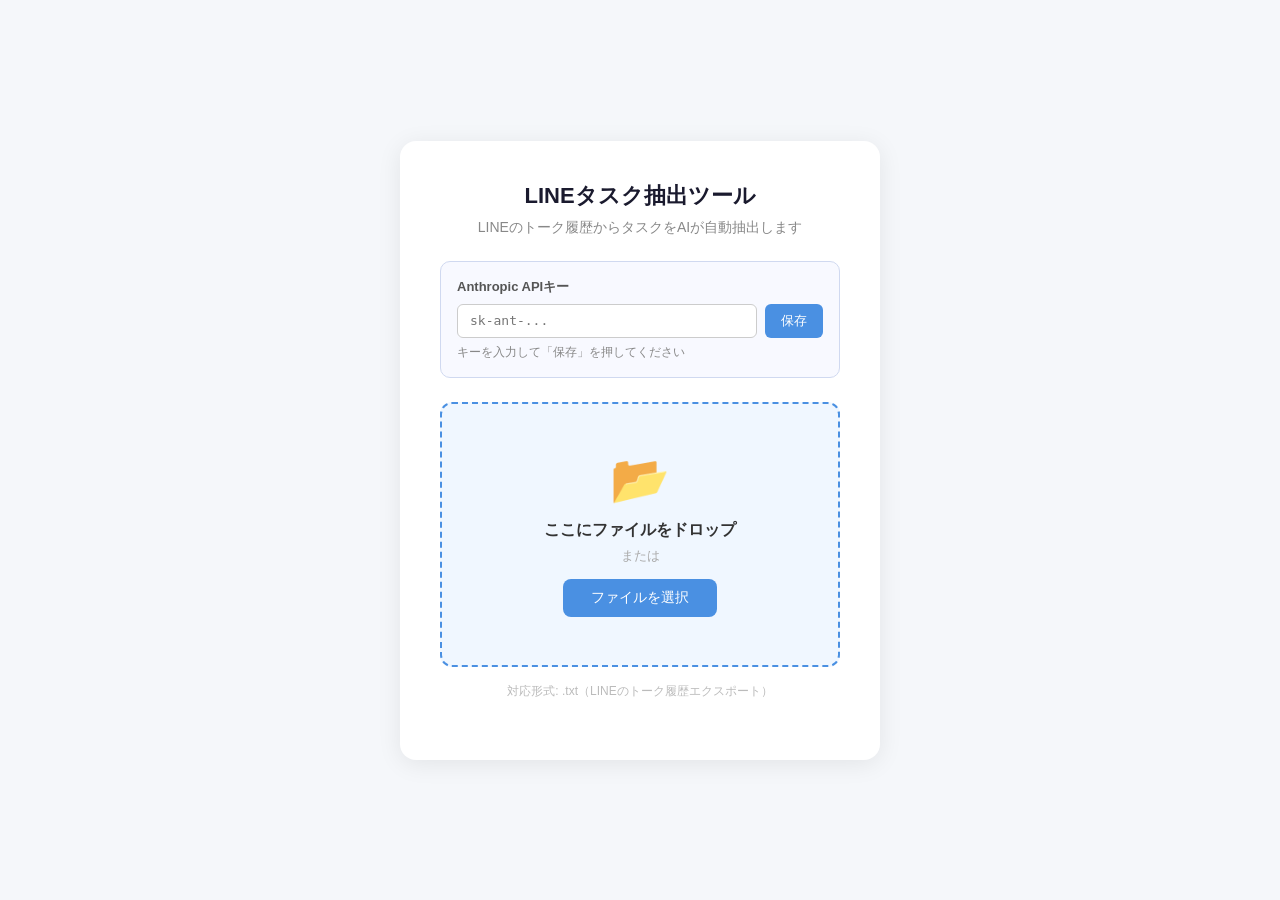
<file: templates/index.html>
<!DOCTYPE html>
<html lang="ja">
<head>
  <meta charset="UTF-8">
  <meta name="viewport" content="width=device-width, initial-scale=1.0">
  <title>LINEタスク抽出ツール</title>
  <style>
    * { box-sizing: border-box; margin: 0; padding: 0; }
    body {
      font-family: 'Hiragino Sans', 'Meiryo', sans-serif;
      background: #f5f7fa;
      min-height: 100vh;
      display: flex;
      align-items: center;
      justify-content: center;
      padding: 20px;
    }
    .card {
      background: #fff;
      border-radius: 16px;
      padding: 40px;
      width: 100%;
      max-width: 480px;
      box-shadow: 0 4px 24px rgba(0,0,0,0.08);
      text-align: center;
    }
    h1 { font-size: 22px; color: #1a1a2e; margin-bottom: 8px; }
    .subtitle { font-size: 14px; color: #888; margin-bottom: 24px; }
    .key-section {
      background: #f8f9ff;
      border: 1px solid #d0d9f0;
      border-radius: 10px;
      padding: 16px;
      margin-bottom: 24px;
      text-align: left;
    }
    .key-section label { font-size: 13px; color: #555; font-weight: bold; display: block; margin-bottom: 8px; }
    .key-row { display: flex; gap: 8px; }
    .key-input {
      flex: 1;
      padding: 8px 12px;
      border: 1px solid #ccc;
      border-radius: 6px;
      font-size: 13px;
      font-family: monospace;
    }
    .key-btn {
      padding: 8px 16px;
      background: #4a90e2;
      color: #fff;
      border: none;
      border-radius: 6px;
      font-size: 13px;
      cursor: pointer;
      white-space: nowrap;
    }
    .key-btn:hover { background: #357abd; }
    .key-status { font-size: 12px; margin-top: 6px; color: #888; }
    .key-status.ok { color: #52c41a; }
    .key-status.err { color: #cc0000; }
    .dropzone {
      border: 2px dashed #4a90e2;
      border-radius: 12px;
      padding: 48px 24px;
      background: #f0f7ff;
      cursor: pointer;
      transition: background 0.2s, border-color 0.2s;
      margin-bottom: 16px;
    }
    .dropzone.dragover { background: #dbeeff; border-color: #1a6fcc; }
    .dropzone .icon { font-size: 48px; margin-bottom: 12px; }
    .dropzone .main-text { font-size: 16px; font-weight: bold; color: #333; margin-bottom: 6px; }
    .dropzone .or { font-size: 13px; color: #aaa; margin-bottom: 14px; }
    .btn-select {
      display: inline-block;
      background: #4a90e2;
      color: #fff;
      padding: 10px 28px;
      border-radius: 8px;
      font-size: 14px;
      cursor: pointer;
      border: none;
      transition: background 0.2s;
    }
    .btn-select:hover { background: #357abd; }
    .hint { font-size: 12px; color: #bbb; margin-bottom: 20px; }
    #status {
      display: none;
      padding: 14px 18px;
      border-radius: 8px;
      font-size: 14px;
      margin-top: 8px;
    }
    #status.processing { background: #e8f4fd; color: #1a6fcc; border: 1px solid #b3d9f7; }
    #status.error { background: #fff0f0; color: #cc0000; border: 1px solid #ffb3b3; }
    #file-input { display: none; }
    #result { display: none; margin-top: 24px; }
    .result-btn {
      display: inline-block;
      background: #52c41a;
      color: #fff;
      padding: 12px 32px;
      border-radius: 8px;
      font-size: 15px;
      cursor: pointer;
      border: none;
      font-weight: bold;
      transition: background 0.2s;
    }
    .result-btn:hover { background: #389e0d; }
  </style>
</head>
<body>
<div class="card">
  <h1>LINEタスク抽出ツール</h1>
  <p class="subtitle">LINEのトーク履歴からタスクをAIが自動抽出します</p>

  <div class="key-section">
    <label>Anthropic APIキー</label>
    <div class="key-row">
      <input type="password" class="key-input" id="key-input" placeholder="sk-ant-...">
      <button class="key-btn" onclick="saveKey()">保存</button>
    </div>
    <div class="key-status" id="key-status">キーを入力して「保存」を押してください</div>
  </div>

  <div class="dropzone" id="dropzone">
    <div class="icon">📂</div>
    <div class="main-text">ここにファイルをドロップ</div>
    <div class="or">または</div>
    <button class="btn-select" onclick="document.getElementById('file-input').click()">
      ファイルを選択
    </button>
  </div>
  <div class="hint">対応形式: .txt（LINEのトーク履歴エクスポート）</div>
  <input type="file" id="file-input" accept=".txt">

  <div id="status"></div>
  <div id="result">
    <button class="result-btn" id="open-btn">タスク表を開く</button>
  </div>
</div>

<script>
  let resultHtml = "";

  async function saveKey() {
    const key = document.getElementById("key-input").value.trim();
    const st = document.getElementById("key-status");
    if (!key) { st.textContent = "キーを入力してください"; st.className = "key-status err"; return; }
    st.textContent = "保存中..."; st.className = "key-status";
    try {
      const resp = await fetch("/set-key", {
        method: "POST",
        headers: {"Content-Type": "application/json"},
        body: JSON.stringify({key})
      });
      const data = await resp.json();
      if (data.ok) { st.textContent = "✅ キーを保存しました"; st.className = "key-status ok"; }
      else { st.textContent = "エラー: " + data.error; st.className = "key-status err"; }
    } catch(e) { st.textContent = "保存に失敗しました"; st.className = "key-status err"; }
  }

  const dropzone = document.getElementById("dropzone");
  const fileInput = document.getElementById("file-input");
  const status = document.getElementById("status");
  const result = document.getElementById("result");

  dropzone.addEventListener("dragover", e => { e.preventDefault(); dropzone.classList.add("dragover"); });
  dropzone.addEventListener("dragleave", () => dropzone.classList.remove("dragover"));
  dropzone.addEventListener("drop", e => {
    e.preventDefault(); dropzone.classList.remove("dragover");
    const file = e.dataTransfer.files[0];
    if (file) processFile(file);
  });
  fileInput.addEventListener("change", () => { if (fileInput.files[0]) processFile(fileInput.files[0]); });

  function showStatus(msg, type) {
    status.textContent = msg; status.className = type; status.style.display = "block";
  }

  async function processFile(file) {
    if (!file.name.endsWith(".txt")) { showStatus(".txtファイルを選択してください", "error"); return; }
    result.style.display = "none";
    showStatus("⏳ AIがタスクを抽出中です。しばらくお待ちください（30秒〜2分）...", "processing");
    const formData = new FormData();
    formData.append("file", file);
    try {
      const resp = await fetch("/upload", { method: "POST", body: formData });
      const contentType = resp.headers.get("content-type") || "";
      if (contentType.includes("text/html")) {
        resultHtml = await resp.text();
        status.style.display = "none";
        result.style.display = "block";
      } else {
        const data = await resp.json();
        showStatus("エラー: " + (data.error || "不明なエラー"), "error");
      }
    } catch(e) { showStatus("エラー: サーバーに接続できませんでした", "error"); }
  }

  document.getElementById("open-btn").addEventListener("click", () => {
    const win = window.open("", "_blank");
    win.document.write(resultHtml);
    win.document.close();
  });
</script>
</body>
</html>
</file>
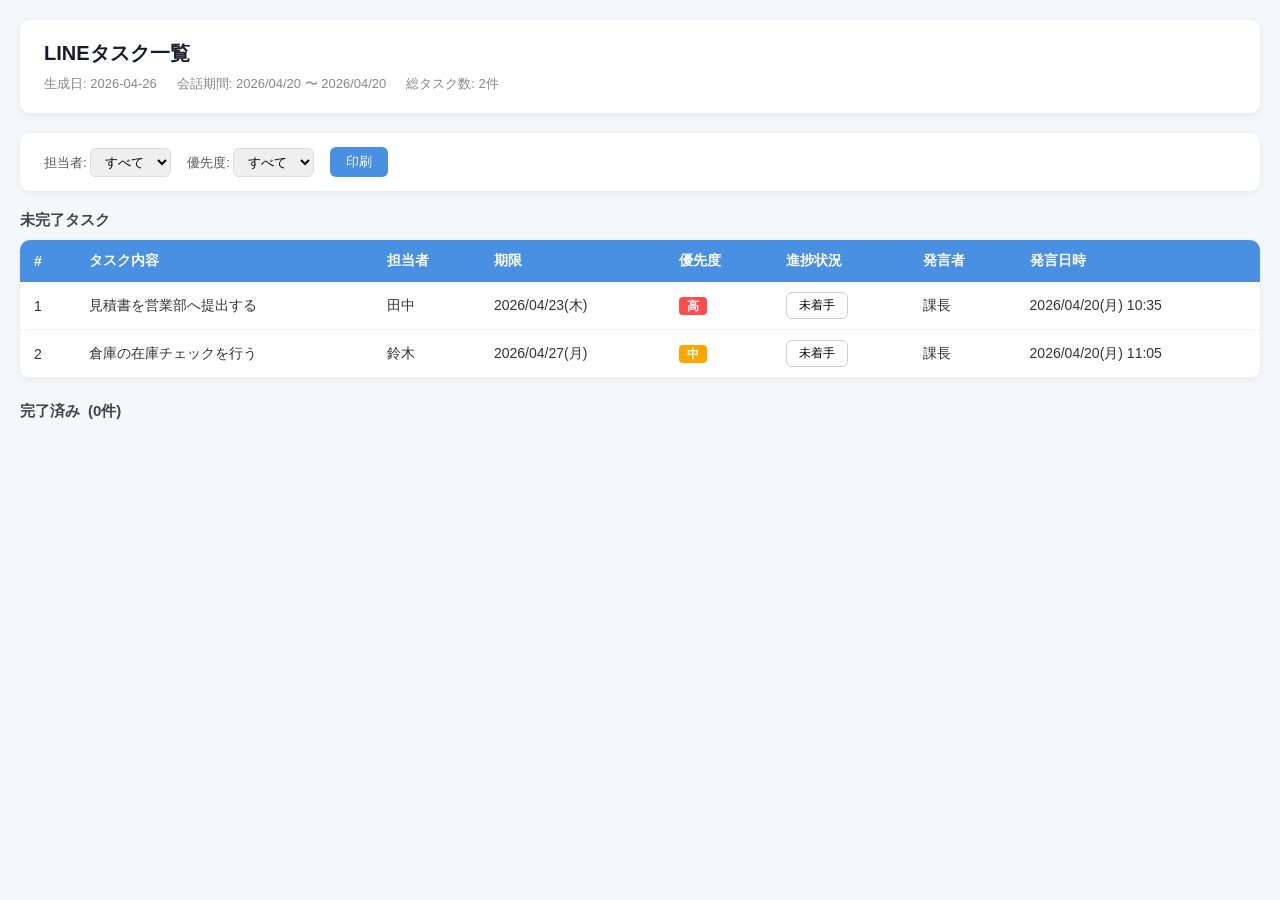
<file: tasks_20260426.html>
<!DOCTYPE html>
<html lang="ja">
<head>
  <meta charset="UTF-8">
  <meta name="viewport" content="width=device-width, initial-scale=1.0">
  <title>LINEタスク一覧</title>
  <style>
    * { box-sizing: border-box; margin: 0; padding: 0; }
    body { font-family: 'Hiragino Sans', 'Meiryo', sans-serif; background: #f5f7fa; color: #333; padding: 20px; }
    .header { background: #fff; border-radius: 10px; padding: 20px 24px; margin-bottom: 20px; box-shadow: 0 2px 8px rgba(0,0,0,0.06); }
    .header h1 { font-size: 20px; color: #1a1a2e; margin-bottom: 8px; }
    .header .meta { font-size: 13px; color: #888; display: flex; gap: 20px; flex-wrap: wrap; }
    .controls { background: #fff; border-radius: 10px; padding: 14px 24px; margin-bottom: 16px; box-shadow: 0 2px 8px rgba(0,0,0,0.06); display: flex; gap: 16px; align-items: center; flex-wrap: wrap; }
    .controls label { font-size: 13px; color: #555; }
    .controls select { padding: 5px 10px; border: 1px solid #ddd; border-radius: 6px; font-size: 13px; }
    .controls button { padding: 6px 16px; background: #4a90e2; color: #fff; border: none; border-radius: 6px; font-size: 13px; cursor: pointer; }
    .controls button:hover { background: #357abd; }
    .section-title { font-size: 15px; font-weight: bold; color: #444; margin: 20px 0 10px; display: flex; align-items: center; gap: 8px; }
    .table-wrap { background: #fff; border-radius: 10px; box-shadow: 0 2px 8px rgba(0,0,0,0.06); overflow-x: auto; }
    table { width: 100%; border-collapse: collapse; font-size: 14px; }
    thead tr { background: #4a90e2; color: #fff; }
    thead th { padding: 12px 14px; text-align: left; font-weight: 600; white-space: nowrap; }
    tbody tr { border-bottom: 1px solid #f0f0f0; transition: background 0.2s; }
    tbody tr:hover { background: #f9fbff; }
    tbody td { padding: 10px 14px; vertical-align: middle; }
    .priority-high { background: #ff4d4d; color: #fff; border-radius: 4px; padding: 2px 8px; font-size: 12px; font-weight: bold; }
    .priority-mid  { background: #ffa500; color: #fff; border-radius: 4px; padding: 2px 8px; font-size: 12px; font-weight: bold; }
    .priority-low  { background: #52c41a; color: #fff; border-radius: 4px; padding: 2px 8px; font-size: 12px; font-weight: bold; }
    .status-btn { background: none; border: 1px solid #ccc; border-radius: 6px; padding: 4px 12px; font-size: 12px; cursor: pointer; transition: all 0.2s; white-space: nowrap; }
    .status-btn.done { background: #52c41a; color: #fff; border-color: #52c41a; }
    .status-btn.in-progress { background: #4a90e2; color: #fff; border-color: #4a90e2; }
    .completed-section { margin-top: 24px; }
    .completed-section summary { cursor: pointer; user-select: none; list-style: none; }
    .completed-section summary::-webkit-details-marker { display: none; }
    .completed-row td { color: #aaa; text-decoration: line-through; }
    .completed-row .status-btn { background: #52c41a; color: #fff; border-color: #52c41a; }
    .move-anim { animation: slideDown 0.3s ease; }
    @keyframes slideDown { from { opacity: 0; transform: translateY(-10px); } to { opacity: 1; transform: translateY(0); } }
    @media print {
      .controls { display: none; }
      body { background: #fff; padding: 0; }
      .table-wrap { box-shadow: none; }
    }
  </style>
</head>
<body>

<div class="header">
  <h1>LINEタスク一覧</h1>
  <div class="meta">
    <span>生成日: 2026-04-26</span>
    <span>会話期間: 2026/04/20 〜 2026/04/20</span>
    <span>総タスク数: 2件</span>
  </div>
</div>

<div class="controls">
  <label>担当者: <select id="filter-assignee" onchange="applyFilter()">
    <option value="">すべて</option>
    <option value="田中">田中</option>
<option value="鈴木">鈴木</option>
  </select></label>
  <label>優先度: <select id="filter-priority" onchange="applyFilter()">
    <option value="">すべて</option>
    <option value="高">高</option>
    <option value="中">中</option>
    <option value="低">低</option>
  </select></label>
  <button onclick="window.print()">印刷</button>
</div>

<div class="section-title">未完了タスク</div>
<div class="table-wrap">
  <table id="active-table">
    <thead>
      <tr>
        <th>#</th>
        <th>タスク内容</th>
        <th>担当者</th>
        <th>期限</th>
        <th>優先度</th>
        <th>進捗状況</th>
        <th>発言者</th>
        <th>発言日時</th>
      </tr>
    </thead>
    <tbody id="active-body">
      
    <tr id="row-1" class="task-row active-row">
      <td>1</td>
      <td class="task-content">見積書を営業部へ提出する</td>
      <td>田中</td>
      <td>2026/04/23(木)</td>
      <td><span class="badge priority-high">高</span></td>
      <td>
        <button class="status-btn" data-id="1" onclick="cycleStatus(1)">
          <span id="status-1">未着手</span>
        </button>
      </td>
      <td>課長</td>
      <td>2026/04/20(月) 10:35</td>
    </tr>

    <tr id="row-2" class="task-row active-row">
      <td>2</td>
      <td class="task-content">倉庫の在庫チェックを行う</td>
      <td>鈴木</td>
      <td>2026/04/27(月)</td>
      <td><span class="badge priority-mid">中</span></td>
      <td>
        <button class="status-btn" data-id="2" onclick="cycleStatus(2)">
          <span id="status-2">未着手</span>
        </button>
      </td>
      <td>課長</td>
      <td>2026/04/20(月) 11:05</td>
    </tr>
    </tbody>
  </table>
</div>

<details class="completed-section" id="completed-section">
  <summary>
    <div class="section-title">完了済み <span id="done-count">(0件)</span></div>
  </summary>
  <div class="table-wrap" style="margin-top:8px">
    <table>
      <thead>
        <tr>
          <th>#</th><th>タスク内容</th><th>担当者</th><th>期限</th>
          <th>優先度</th><th>進捗状況</th><th>発言者</th><th>発言日時</th>
        </tr>
      </thead>
      <tbody id="done-body"></tbody>
    </table>
  </div>
</details>

<script>
  const STATUS_CYCLE = ['未着手', '進行中', '完了'];
  const STATUS_KEY = 'line_tasks_status_2026-04-26_v1';

  function loadState() {
    try { return JSON.parse(localStorage.getItem(STATUS_KEY) || '{}'); }
    catch { return {}; }
  }

  function saveState(state) {
    localStorage.setItem(STATUS_KEY, JSON.stringify(state));
  }

  function cycleStatus(id) {
    const state = loadState();
    const current = state[id] || '未着手';
    const nextIdx = (STATUS_CYCLE.indexOf(current) + 1) % STATUS_CYCLE.length;
    const next = STATUS_CYCLE[nextIdx];
    state[id] = next;
    saveState(state);
    applyStatusToRow(id, next);
  }

  function applyStatusToRow(id, status) {
    const row = document.getElementById('row-' + id);
    if (!row) return;
    const btn = row.querySelector('.status-btn');
    const span = document.getElementById('status-' + id);
    span.textContent = status;
    btn.className = 'status-btn' + (status === '完了' ? ' done' : status === '進行中' ? ' in-progress' : '');

    if (status === '完了') {
      moveRowToDone(id, row);
    } else {
      moveRowToActive(id, row);
    }
    updateDoneCount();
  }

  function moveRowToDone(id, row) {
    row.classList.add('completed-row', 'move-anim');
    row.classList.remove('active-row');
    document.getElementById('done-body').appendChild(row);
    document.getElementById('completed-section').open = true;
  }

  function moveRowToActive(id, row) {
    row.classList.remove('completed-row', 'move-anim');
    row.classList.add('active-row');
    document.getElementById('active-body').appendChild(row);
  }

  function updateDoneCount() {
    const n = document.getElementById('done-body').querySelectorAll('tr').length;
    document.getElementById('done-count').textContent = '(' + n + '件)';
  }

  function applyFilter() {
    const assignee = document.getElementById('filter-assignee').value;
    const priority = document.getElementById('filter-priority').value;
    document.querySelectorAll('#active-body tr, #done-body tr').forEach(row => {
      const cells = row.querySelectorAll('td');
      if (cells.length < 5) return;
      const rowAssignee = cells[2].textContent.trim();
      const rowPriority = cells[4].textContent.trim();
      const show = (!assignee || rowAssignee === assignee) &&
                   (!priority || rowPriority === priority);
      row.style.display = show ? '' : 'none';
    });
  }

  (function restoreState() {
    const state = loadState();
    Object.entries(state).forEach(([id, status]) => applyStatusToRow(Number(id), status));
    updateDoneCount();
  })();
</script>
</body>
</html>
</file>
